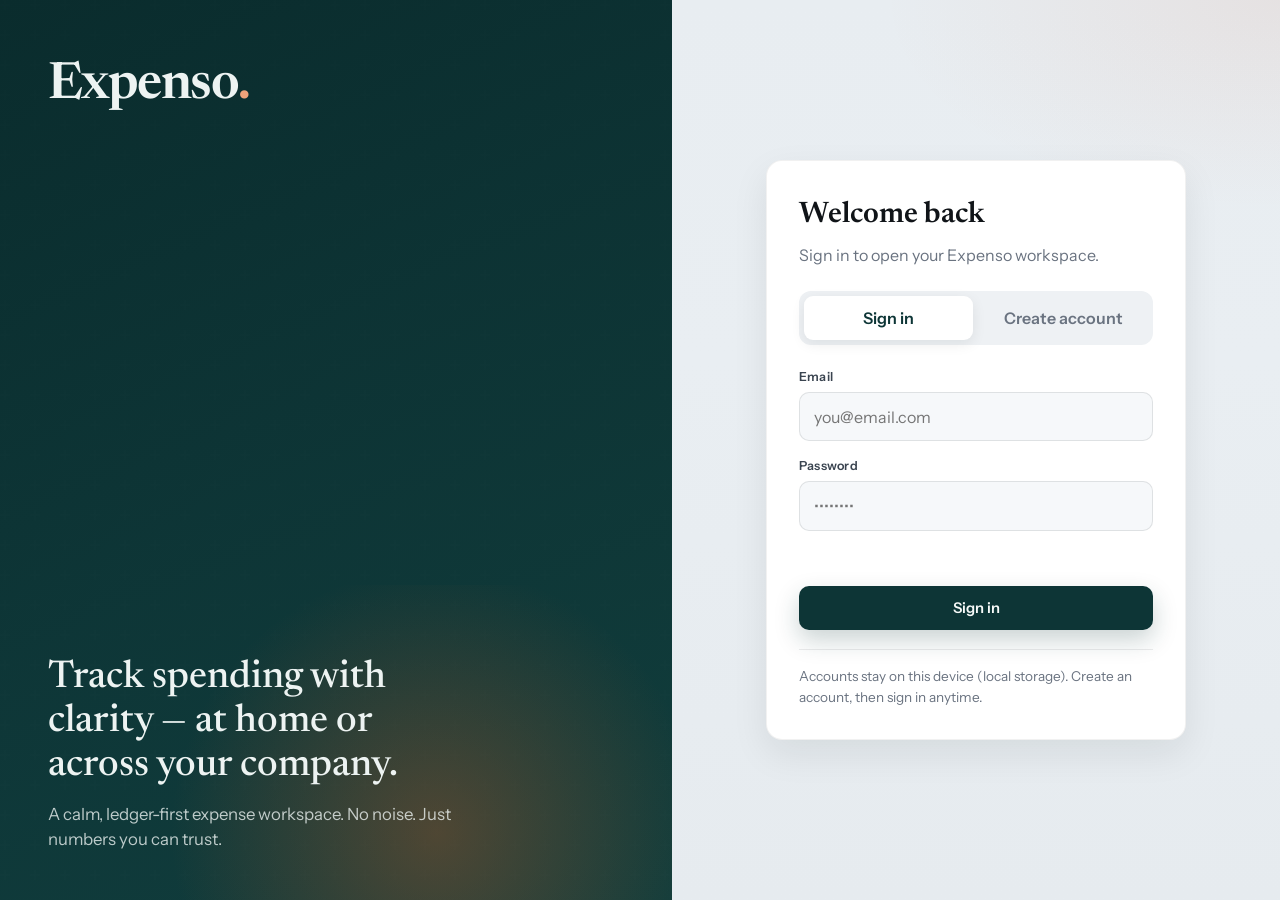
<file: html/company.html>
<!DOCTYPE html>
<html lang="en">
<head>
  <meta charset="UTF-8" />
  <meta name="viewport" content="width=device-width, initial-scale=1.0" />
  <title>Expenso — Company Tracker</title>
  <link rel="stylesheet" href="../css/base.css" />
  <link rel="stylesheet" href="../css/company.css" />
</head>
<body>
  <div class="app-shell">
    <header class="topbar">
      <a class="brand" href="home.html">Expenso<span>.</span></a>
      <div class="topbar-actions">
        <span class="user-chip" id="userChip"></span>
        <button type="button" class="btn btn-ghost btn-sm" id="logoutBtn">Log out</button>
      </div>
    </header>

    <main class="page">
      <div class="tracker-header">
        <div>
          <a class="back-link" href="home.html">← Back to chooser</a>
          <h1>Company expenses</h1>
        </div>
      </div>

      <section class="summary-row company-summary" aria-live="polite">
        <article class="panel summary-card">
          <div class="label">Total spend</div>
          <div class="value" id="totalSpend">₹0.00</div>
        </article>
        <article class="panel summary-card">
          <div class="label">Pending approval</div>
          <div class="value pending" id="pendingSpend">₹0.00</div>
        </article>
        <article class="panel summary-card">
          <div class="label">Approved</div>
          <div class="value approved" id="approvedSpend">₹0.00</div>
        </article>
      </section>

      <section class="layout-split">
        <aside class="panel form-panel">
          <h2 id="formTitle">Log company expense</h2>
          <form class="expense-form" id="expenseForm">
            <input type="hidden" id="expenseId" />
            <div class="field">
              <label for="title">Description</label>
              <input type="text" id="title" required placeholder="Client lunch, software license…" maxlength="100" />
            </div>
            <div class="field">
              <label for="amount">Amount (₹)</label>
              <input type="number" id="amount" required min="0.01" step="0.01" placeholder="0.00" />
            </div>
            <div class="field">
              <label for="department">Department</label>
              <select id="department" required>
                <option value="Operations">Operations</option>
                <option value="Sales">Sales</option>
                <option value="Marketing">Marketing</option>
                <option value="Engineering">Engineering</option>
                <option value="HR">HR</option>
                <option value="Finance">Finance</option>
              </select>
            </div>
            <div class="field">
              <label for="employee">Employee / vendor</label>
              <input type="text" id="employee" required placeholder="Name or vendor" maxlength="60" />
            </div>
            <div class="field">
              <label for="category">Category</label>
              <select id="category" required>
                <option value="Travel">Travel</option>
                <option value="Meals">Meals</option>
                <option value="Software">Software</option>
                <option value="Office">Office</option>
                <option value="Equipment">Equipment</option>
                <option value="Other">Other</option>
              </select>
            </div>
            <div class="field">
              <label for="status">Status</label>
              <select id="status" required>
                <option value="pending">Pending</option>
                <option value="approved">Approved</option>
                <option value="rejected">Rejected</option>
              </select>
            </div>
            <div class="field">
              <label for="date">Date</label>
              <input type="date" id="date" required />
            </div>
            <button type="submit" class="btn btn-accent" id="submitBtn">Save expense</button>
            <button type="button" class="btn btn-ghost" id="cancelEditBtn" hidden>Cancel edit</button>
          </form>

          <div class="dept-bars" id="deptBars" aria-label="Spend by department"></div>
        </aside>

        <section class="panel list-panel">
          <h2>Company ledger</h2>
          <div class="filter-row">
            <div class="field">
              <label for="filterDepartment">Department</label>
              <select id="filterDepartment">
                <option value="all">All</option>
                <option value="Operations">Operations</option>
                <option value="Sales">Sales</option>
                <option value="Marketing">Marketing</option>
                <option value="Engineering">Engineering</option>
                <option value="HR">HR</option>
                <option value="Finance">Finance</option>
              </select>
            </div>
            <div class="field">
              <label for="filterStatus">Status</label>
              <select id="filterStatus">
                <option value="all">All</option>
                <option value="pending">Pending</option>
                <option value="approved">Approved</option>
                <option value="rejected">Rejected</option>
              </select>
            </div>
            <div class="field">
              <label for="searchInput">Search</label>
              <input type="search" id="searchInput" placeholder="Description or person…" />
            </div>
          </div>

          <div class="desktop-table">
            <table class="expense-table">
              <thead>
                <tr>
                  <th>Description</th>
                  <th>Dept</th>
                  <th>Person</th>
                  <th>Status</th>
                  <th>Date</th>
                  <th>Amount</th>
                  <th></th>
                </tr>
              </thead>
              <tbody id="expenseTableBody"></tbody>
            </table>
          </div>
          <div class="mobile-cards" id="expenseCards"></div>
          <div class="empty-state" id="emptyState" hidden>No company expenses yet. Log the first one on the left.</div>
        </section>
      </section>
    </main>
  </div>

  <script src="../js/storage.js"></script>
  <script src="../js/auth.js"></script>
  <script src="../js/company.js"></script>
</body>
</html>
</file>
<file: css/base.css>
@import url('https://fonts.googleapis.com/css2?family=Instrument+Sans:wght@400;500;600;700&family=Newsreader:opsz,wght@6..72,500;6..72,600&display=swap');

:root {
  --ink: #101418;
  --ink-soft: #3a4450;
  --muted: #6a7380;
  --line: rgba(16, 20, 24, 0.1);
  --paper: #e9eef2;
  --surface: #ffffff;
  --surface-2: #f6f8fa;
  --brand: #0d3536;
  --brand-deep: #082526;
  --brand-soft: rgba(13, 53, 54, 0.08);
  --accent: #c24a1b;
  --accent-soft: rgba(194, 74, 27, 0.12);
  --ok: #1b6b49;
  --warn: #9a6b16;
  --danger: #a33b2d;
  --shadow: 0 14px 36px rgba(16, 20, 24, 0.08);
  --radius: 16px;
  --font: 'Instrument Sans', sans-serif;
  --display: 'Newsreader', Georgia, serif;
  --topbar-h: 64px;
  --sidebar-w: 240px;
}

*,
*::before,
*::after {
  box-sizing: border-box;
  margin: 0;
  padding: 0;
}

html,
body {
  height: 100%;
  width: 100%;
}

html {
  scroll-behavior: smooth;
}

body {
  font-family: var(--font);
  color: var(--ink);
  background:
    radial-gradient(1000px 480px at 0% 0%, rgba(13, 53, 54, 0.09), transparent 55%),
    radial-gradient(800px 420px at 100% 0%, rgba(194, 74, 27, 0.07), transparent 50%),
    linear-gradient(180deg, #e8edf1 0%, var(--paper) 40%, #e6ebef 100%);
  min-height: 100vh;
  min-height: 100dvh;
  line-height: 1.5;
  -webkit-font-smoothing: antialiased;
  overflow-x: hidden;
}

a {
  color: inherit;
  text-decoration: none;
}

button,
input,
select,
textarea {
  font: inherit;
}

button {
  cursor: pointer;
  border: none;
  background: none;
}

img {
  max-width: 100%;
  display: block;
}

.app-shell {
  min-height: 100vh;
  min-height: 100dvh;
  height: 100%;
  display: flex;
  flex-direction: column;
}

.topbar {
  display: flex;
  align-items: center;
  justify-content: space-between;
  gap: 1rem;
  height: var(--topbar-h);
  padding: 0 1.75rem;
  border-bottom: 1px solid var(--line);
  backdrop-filter: blur(14px);
  background: rgba(233, 238, 242, 0.82);
  position: sticky;
  top: 0;
  z-index: 40;
  flex-shrink: 0;
}

.brand {
  font-family: var(--display);
  font-size: 1.5rem;
  font-weight: 600;
  letter-spacing: -0.02em;
  color: var(--brand);
}

.brand span {
  color: var(--accent);
}

.topbar-actions {
  display: flex;
  align-items: center;
  gap: 0.65rem;
}

.user-chip {
  font-size: 0.9rem;
  color: var(--ink-soft);
  padding: 0.4rem 0.75rem;
  background: rgba(255, 255, 255, 0.7);
  border: 1px solid var(--line);
  border-radius: 999px;
}

.btn {
  display: inline-flex;
  align-items: center;
  justify-content: center;
  gap: 0.4rem;
  padding: 0.7rem 1.15rem;
  border-radius: 10px;
  font-weight: 600;
  font-size: 0.92rem;
  transition: transform 0.18s ease, background 0.18s ease, color 0.18s ease, box-shadow 0.18s ease, border-color 0.18s ease;
  white-space: nowrap;
}

.btn:hover {
  transform: translateY(-1px);
}

.btn:active {
  transform: translateY(0);
}

.btn-primary {
  background: var(--brand);
  color: #f7faf9;
  box-shadow: 0 10px 24px rgba(13, 53, 54, 0.22);
}

.btn-primary:hover {
  background: var(--brand-deep);
}

.btn-accent {
  background: var(--accent);
  color: #fff8f4;
  box-shadow: 0 10px 24px rgba(194, 74, 27, 0.25);
}

.btn-ghost {
  border: 1px solid var(--line);
  background: rgba(255, 255, 255, 0.75);
  color: var(--ink);
}

.btn-ghost:hover {
  background: #fff;
}

.btn-ok {
  background: rgba(27, 107, 73, 0.12);
  color: var(--ok);
  border: 1px solid rgba(27, 107, 73, 0.2);
}

.btn-warn {
  background: rgba(154, 107, 22, 0.12);
  color: var(--warn);
  border: 1px solid rgba(154, 107, 22, 0.22);
}

.btn-danger {
  background: transparent;
  color: var(--danger);
  border: 1px solid rgba(163, 59, 45, 0.25);
}

.btn-sm {
  padding: 0.38rem 0.7rem;
  font-size: 0.8rem;
  border-radius: 8px;
}

.page {
  width: 100%;
  max-width: none;
  margin: 0;
  padding: 1.5rem 1.75rem 2rem;
  flex: 1;
  display: flex;
  flex-direction: column;
  min-height: 0;
}

.page-full {
  height: calc(100vh - var(--topbar-h));
  height: calc(100dvh - var(--topbar-h));
  overflow: auto;
}

.panel {
  background: var(--surface);
  border: 1px solid rgba(16, 20, 24, 0.06);
  border-radius: var(--radius);
  box-shadow: var(--shadow);
}

.field {
  display: flex;
  flex-direction: column;
  gap: 0.38rem;
}

.field label {
  font-size: 0.78rem;
  font-weight: 600;
  color: var(--ink-soft);
  letter-spacing: 0.02em;
}

.field input,
.field select,
.field textarea {
  width: 100%;
  padding: 0.72rem 0.9rem;
  border: 1px solid var(--line);
  border-radius: 10px;
  background: var(--surface-2);
  color: var(--ink);
  outline: none;
  transition: border-color 0.15s ease, box-shadow 0.15s ease;
}

.field textarea {
  resize: vertical;
  min-height: 72px;
}

.field input:focus,
.field select:focus,
.field textarea:focus {
  border-color: rgba(13, 53, 54, 0.45);
  box-shadow: 0 0 0 3px rgba(13, 53, 54, 0.1);
  background: #fff;
}

.field-row {
  display: grid;
  grid-template-columns: 1fr 1fr;
  gap: 0.75rem;
}

.hint {
  color: var(--muted);
  font-size: 0.88rem;
}

.error-text {
  color: var(--danger);
  font-size: 0.88rem;
  min-height: 1.2rem;
}

.empty-state {
  text-align: center;
  padding: 2.5rem 1rem;
  color: var(--muted);
}

.badge {
  display: inline-flex;
  align-items: center;
  padding: 0.2rem 0.55rem;
  border-radius: 6px;
  font-size: 0.72rem;
  font-weight: 700;
  letter-spacing: 0.02em;
  text-transform: uppercase;
}

.badge-ok {
  background: rgba(27, 107, 73, 0.12);
  color: var(--ok);
}

.badge-warn {
  background: rgba(154, 107, 22, 0.14);
  color: var(--warn);
}

.badge-danger {
  background: rgba(163, 59, 45, 0.12);
  color: var(--danger);
}

.toast {
  position: fixed;
  bottom: 1.5rem;
  right: 1.5rem;
  background: var(--brand);
  color: #fff;
  padding: 0.85rem 1.15rem;
  border-radius: 12px;
  box-shadow: var(--shadow);
  z-index: 100;
  opacity: 0;
  transform: translateY(12px);
  pointer-events: none;
  transition: opacity 0.25s ease, transform 0.25s ease;
}

.toast.show {
  opacity: 1;
  transform: translateY(0);
}

@media (max-width: 900px) {
  .topbar {
    padding: 0 1rem;
  }

  .page {
    padding: 1rem;
  }

  .field-row {
    grid-template-columns: 1fr;
  }

  .user-chip {
    display: none;
  }
}

@media print {
  .topbar,
  .company-sidebar,
  .no-print {
    display: none !important;
  }

  body {
    background: #fff;
  }

  .page {
    padding: 0;
  }
}
</file>
<file: css/company.css>
@import url('./personal.css');

.company-summary .value.pending {
  color: var(--warn);
}

.company-summary .value.approved {
  color: var(--ok);
}

.dept-bars {
  margin-top: 1rem;
  display: flex;
  flex-direction: column;
  gap: 0.55rem;
}

.dept-row {
  display: grid;
  grid-template-columns: 110px 1fr 90px;
  gap: 0.6rem;
  align-items: center;
  font-size: 0.85rem;
}

.dept-row .track {
  height: 8px;
  border-radius: 999px;
  background: #e7ebef;
  overflow: hidden;
}

.dept-row .fill {
  height: 100%;
  background: linear-gradient(90deg, var(--brand), #2a6b5f);
  border-radius: inherit;
  width: 0;
  transition: width 0.45s ease;
}

.dept-row .amt {
  text-align: right;
  font-weight: 600;
  color: var(--ink-soft);
}

.filter-row {
  display: grid;
  grid-template-columns: repeat(3, 1fr);
  gap: 0.65rem;
  margin-bottom: 1rem;
}

@media (max-width: 900px) {
  .filter-row {
    grid-template-columns: 1fr;
  }

  .dept-row {
    grid-template-columns: 80px 1fr 80px;
  }
}
</file>
<file: css/home.css>
.home-hero {
  margin-bottom: 2rem;
  animation: fade-up 0.5s ease;
}

.home-hero .brand-mark {
  font-family: var(--display);
  font-size: clamp(2.6rem, 6vw, 4rem);
  font-weight: 600;
  letter-spacing: -0.035em;
  color: var(--brand);
  line-height: 1;
  margin-bottom: 0.9rem;
}

.home-hero .brand-mark span {
  color: var(--accent);
}

.home-hero h1 {
  font-size: 1.15rem;
  font-weight: 500;
  color: var(--ink-soft);
  max-width: 32rem;
}

.chooser {
  display: grid;
  grid-template-columns: 1fr 1fr;
  gap: 1.15rem;
}

.choice {
  position: relative;
  overflow: hidden;
  padding: 1.7rem;
  min-height: 240px;
  display: flex;
  flex-direction: column;
  justify-content: flex-end;
  text-align: left;
  transition: transform 0.22s ease, box-shadow 0.22s ease;
  animation: fade-up 0.55s ease both;
}

.choice:nth-child(2) {
  animation-delay: 0.08s;
}

.choice:hover {
  transform: translateY(-4px);
  box-shadow: 0 22px 44px rgba(18, 22, 28, 0.12);
}

.choice-home {
  background:
    linear-gradient(165deg, rgba(255, 255, 255, 0.95), rgba(243, 247, 246, 0.92)),
    radial-gradient(420px 180px at 100% 0%, rgba(15, 61, 62, 0.12), transparent 70%);
}

.choice-company {
  background:
    linear-gradient(165deg, rgba(255, 255, 255, 0.95), rgba(248, 244, 240, 0.94)),
    radial-gradient(420px 180px at 100% 0%, rgba(196, 92, 38, 0.14), transparent 70%);
}

.choice-kicker {
  position: absolute;
  top: 1.4rem;
  left: 1.7rem;
  font-size: 0.78rem;
  font-weight: 700;
  letter-spacing: 0.08em;
  text-transform: uppercase;
  color: var(--muted);
}

.choice h2 {
  font-family: var(--display);
  font-size: 1.85rem;
  font-weight: 600;
  margin-bottom: 0.45rem;
  color: var(--ink);
}

.choice p {
  color: var(--ink-soft);
  max-width: 22rem;
  margin-bottom: 1.2rem;
}

.choice .btn {
  align-self: flex-start;
}

@keyframes fade-up {
  from {
    opacity: 0;
    transform: translateY(14px);
  }
  to {
    opacity: 1;
    transform: translateY(0);
  }
}

@media (max-width: 760px) {
  .chooser {
    grid-template-columns: 1fr;
  }

  .choice {
    min-height: 200px;
  }
}
</file>
<file: css/login.css>
.login-page {
  min-height: 100vh;
  display: grid;
  grid-template-columns: 1.05fr 0.95fr;
}

.login-visual {
  position: relative;
  overflow: hidden;
  padding: 3rem;
  color: #edf3f2;
  background:
    linear-gradient(160deg, rgba(10, 44, 45, 0.92), rgba(15, 61, 62, 0.88)),
    url("data:image/svg+xml,%3Csvg width='60' height='60' viewBox='0 0 60 60' xmlns='http://www.w3.org/2000/svg'%3E%3Cg fill='none' fill-rule='evenodd'%3E%3Cg fill='%23ffffff' fill-opacity='0.05'%3E%3Cpath d='M36 34v-4h-2v4h-4v2h4v4h2v-4h4v-2h-4zm0-30V0h-2v4h-4v2h4v4h2V6h4V4h-4zM6 34v-4H4v4H0v2h4v4h2v-4h4v-2H6zM6 4V0H4v4H0v2h4v4h2V6h4V4H6z'/%3E%3C/g%3E%3C/g%3E%3C/svg%3E"),
    linear-gradient(135deg, #0a2c2d, #163a3b 45%, #1f3f2e);
  display: flex;
  flex-direction: column;
  justify-content: space-between;
}

.login-visual::after {
  content: '';
  position: absolute;
  inset: auto -10% -20% 20%;
  height: 55%;
  background: radial-gradient(circle at center, rgba(196, 92, 38, 0.35), transparent 68%);
  pointer-events: none;
}

.login-brand {
  position: relative;
  z-index: 1;
  font-family: var(--display);
  font-size: clamp(2.4rem, 4vw, 3.4rem);
  font-weight: 600;
  letter-spacing: -0.03em;
}

.login-brand span {
  color: #f0a37a;
}

.login-copy {
  position: relative;
  z-index: 1;
  max-width: 26rem;
}

.login-copy h1 {
  font-family: var(--display);
  font-size: clamp(1.8rem, 3vw, 2.5rem);
  font-weight: 500;
  line-height: 1.15;
  margin-bottom: 0.85rem;
}

.login-copy p {
  color: rgba(237, 243, 242, 0.78);
  font-size: 1.05rem;
}

.login-panel {
  display: flex;
  align-items: center;
  justify-content: center;
  padding: 2rem 1.5rem;
}

.login-card {
  width: min(100%, 420px);
  padding: 2rem;
}

.login-card h2 {
  font-family: var(--display);
  font-size: 1.85rem;
  font-weight: 600;
  margin-bottom: 0.35rem;
}

.login-card .subtitle {
  color: var(--muted);
  margin-bottom: 1.5rem;
}

.auth-tabs {
  display: grid;
  grid-template-columns: 1fr 1fr;
  gap: 0.4rem;
  margin-bottom: 1.4rem;
  padding: 0.3rem;
  background: #eef1f4;
  border-radius: 12px;
}

.auth-tab {
  padding: 0.65rem 0.5rem;
  border-radius: 9px;
  font-weight: 600;
  color: var(--muted);
}

.auth-tab.active {
  background: #fff;
  color: var(--brand);
  box-shadow: 0 4px 14px rgba(18, 22, 28, 0.08);
}

.auth-form {
  display: none;
  flex-direction: column;
  gap: 0.95rem;
}

.auth-form.active {
  display: flex;
  animation: rise 0.35s ease;
}

@keyframes rise {
  from {
    opacity: 0;
    transform: translateY(8px);
  }
  to {
    opacity: 1;
    transform: translateY(0);
  }
}

.auth-form .btn {
  width: 100%;
  margin-top: 0.35rem;
}

.demo-note {
  margin-top: 1.2rem;
  padding-top: 1rem;
  border-top: 1px solid rgba(18, 22, 28, 0.08);
  color: var(--muted);
  font-size: 0.85rem;
}

@media (max-width: 900px) {
  .login-page {
    grid-template-columns: 1fr;
  }

  .login-visual {
    min-height: 280px;
    padding: 2rem 1.4rem;
  }
}
</file>
<file: css/personal.css>
.tracker-header {
  display: flex;
  align-items: flex-end;
  justify-content: space-between;
  gap: 1rem;
  margin-bottom: 1.4rem;
  animation: fade-up 0.4s ease;
}

.tracker-header h1 {
  font-family: var(--display);
  font-size: clamp(1.8rem, 3vw, 2.3rem);
  font-weight: 600;
}

.back-link {
  color: var(--muted);
  font-size: 0.9rem;
  font-weight: 600;
}

.back-link:hover {
  color: var(--brand);
}

.summary-row {
  display: grid;
  grid-template-columns: repeat(3, 1fr);
  gap: 0.9rem;
  margin-bottom: 1.25rem;
}

.summary-card {
  padding: 1.1rem 1.2rem;
  animation: fade-up 0.45s ease both;
}

.summary-card:nth-child(2) { animation-delay: 0.05s; }
.summary-card:nth-child(3) { animation-delay: 0.1s; }

.summary-card .label {
  color: var(--muted);
  font-size: 0.82rem;
  font-weight: 600;
  margin-bottom: 0.35rem;
}

.summary-card .value {
  font-family: var(--display);
  font-size: 1.55rem;
  font-weight: 600;
  letter-spacing: -0.02em;
}

.layout-split {
  display: grid;
  grid-template-columns: 340px 1fr;
  gap: 1.1rem;
  align-items: start;
}

.form-panel,
.list-panel {
  padding: 1.25rem;
  animation: fade-up 0.5s ease;
}

.form-panel h2,
.list-panel h2 {
  font-size: 1.05rem;
  margin-bottom: 1rem;
}

.expense-form {
  display: flex;
  flex-direction: column;
  gap: 0.85rem;
}

.list-toolbar {
  display: flex;
  flex-wrap: wrap;
  gap: 0.65rem;
  margin-bottom: 1rem;
}

.list-toolbar .field {
  flex: 1;
  min-width: 140px;
}

.expense-table {
  width: 100%;
  border-collapse: collapse;
}

.expense-table th,
.expense-table td {
  text-align: left;
  padding: 0.85rem 0.45rem;
  border-bottom: 1px solid rgba(18, 22, 28, 0.07);
  vertical-align: middle;
}

.expense-table th {
  font-size: 0.75rem;
  text-transform: uppercase;
  letter-spacing: 0.05em;
  color: var(--muted);
  font-weight: 700;
}

.expense-table td {
  font-size: 0.92rem;
}

.expense-table .amount {
  font-weight: 700;
  color: var(--brand);
  white-space: nowrap;
}

.actions {
  display: flex;
  gap: 0.4rem;
  flex-wrap: wrap;
}

.mobile-cards {
  display: none;
}

.expense-card {
  padding: 0.95rem 0;
  border-bottom: 1px solid rgba(18, 22, 28, 0.07);
}

.expense-card:last-child {
  border-bottom: none;
}

.expense-card-top {
  display: flex;
  justify-content: space-between;
  gap: 0.75rem;
  margin-bottom: 0.35rem;
}

.expense-card-top strong {
  font-size: 0.98rem;
}

.expense-card meta,
.expense-meta {
  color: var(--muted);
  font-size: 0.82rem;
  margin-bottom: 0.65rem;
}

@keyframes fade-up {
  from {
    opacity: 0;
    transform: translateY(10px);
  }
  to {
    opacity: 1;
    transform: translateY(0);
  }
}

@media (max-width: 900px) {
  .layout-split {
    grid-template-columns: 1fr;
  }

  .summary-row {
    grid-template-columns: 1fr;
  }

  .desktop-table {
    display: none;
  }

  .mobile-cards {
    display: block;
  }
}
</file>
